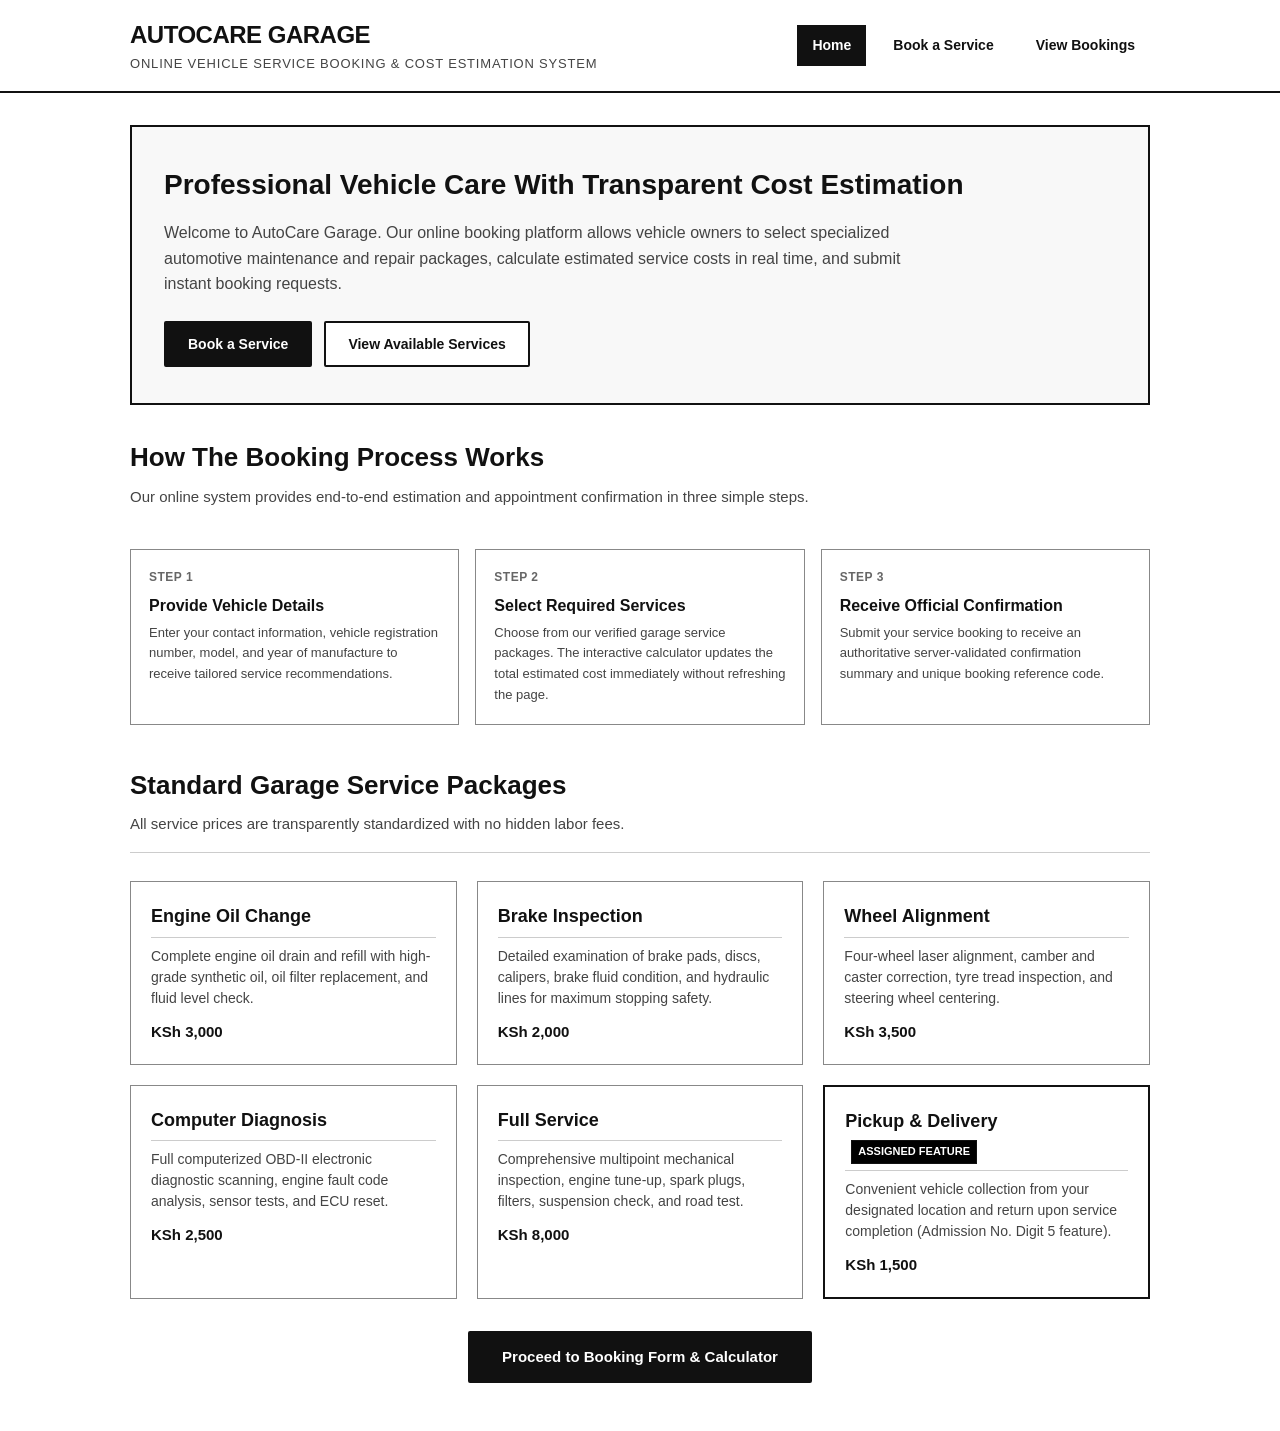
<file: index.html>
<!DOCTYPE html>
<html lang="en">
<head>
    <meta charset="UTF-8">
    <meta name="viewport" content="width=device-width, initial-scale=1.0">
    <meta name="description" content="AutoCare Garage - Online Vehicle Service Booking and Cost Estimation System. Academic project for Web Development II (CAT 1).">
    <title>AutoCare Garage - Vehicle Service Booking & Cost Estimation</title>
    <link rel="stylesheet" href="css/style.css">
</head>
<body>
    <a href="#main-content" class="skip-link">Skip to main content</a>

    <!-- Main Navigation Header -->
    <header class="site-header">
        <div class="container header-inner">
            <div class="brand-section">
                <h1><a href="index.html">AutoCare Garage</a></h1>
                <p class="tagline">Online Vehicle Service Booking &amp; Cost Estimation System</p>
            </div>
            <nav class="main-nav" aria-label="Main Navigation">
                <ul>
                    <li><a href="index.html" class="active">Home</a></li>
                    <li><a href="service.html">Book a Service</a></li>
                    <li><a href="bookings.php">View Bookings</a></li>
                </ul>
            </nav>
        </div>
    </header>

    <!-- Main Content -->
    <main id="main-content">
        <div class="container">
            <!-- Hero / Welcome Section -->
            <section class="hero-box" aria-labelledby="hero-heading">
                <h2 id="hero-heading">Professional Vehicle Care With Transparent Cost Estimation</h2>
                <p>
                    Welcome to AutoCare Garage. Our online booking platform allows vehicle owners to select specialized automotive maintenance and repair packages, calculate estimated service costs in real time, and submit instant booking requests.
                </p>
                <div class="cta-group">
                    <a href="service.html" class="btn btn-primary" id="btn-hero-book">Book a Service</a>
                    <a href="#services-overview" class="btn btn-secondary">View Available Services</a>
                </div>
            </section>

            <!-- How It Works Section -->
            <section class="page-intro" style="border:none; margin-bottom: 20px;">
                <h2>How The Booking Process Works</h2>
                <p>Our online system provides end-to-end estimation and appointment confirmation in three simple steps.</p>
            </section>

            <ol class="process-steps">
                <li>
                    <h4>Provide Vehicle Details</h4>
                    <p>Enter your contact information, vehicle registration number, model, and year of manufacture to receive tailored service recommendations.</p>
                </li>
                <li>
                    <h4>Select Required Services</h4>
                    <p>Choose from our verified garage service packages. The interactive calculator updates the total estimated cost immediately without refreshing the page.</p>
                </li>
                <li>
                    <h4>Receive Official Confirmation</h4>
                    <p>Submit your service booking to receive an authoritative server-validated confirmation summary and unique booking reference code.</p>
                </li>
            </ol>

            <!-- Services & Standard Rates Section -->
            <section id="services-overview" style="margin-top: 40px;" aria-labelledby="services-heading">
                <div class="page-intro">
                    <h2 id="services-heading">Standard Garage Service Packages</h2>
                    <p>All service prices are transparently standardized with no hidden labor fees.</p>
                </div>

                <div class="grid-3col">
                    <article class="card">
                        <h3>Engine Oil Change</h3>
                        <p>Complete engine oil drain and refill with high-grade synthetic oil, oil filter replacement, and fluid level check.</p>
                        <p class="price-tag">KSh 3,000</p>
                    </article>

                    <article class="card">
                        <h3>Brake Inspection</h3>
                        <p>Detailed examination of brake pads, discs, calipers, brake fluid condition, and hydraulic lines for maximum stopping safety.</p>
                        <p class="price-tag">KSh 2,000</p>
                    </article>

                    <article class="card">
                        <h3>Wheel Alignment</h3>
                        <p>Four-wheel laser alignment, camber and caster correction, tyre tread inspection, and steering wheel centering.</p>
                        <p class="price-tag">KSh 3,500</p>
                    </article>

                    <article class="card">
                        <h3>Computer Diagnosis</h3>
                        <p>Full computerized OBD-II electronic diagnostic scanning, engine fault code analysis, sensor tests, and ECU reset.</p>
                        <p class="price-tag">KSh 2,500</p>
                    </article>

                    <article class="card">
                        <h3>Full Service</h3>
                        <p>Comprehensive multipoint mechanical inspection, engine tune-up, spark plugs, filters, suspension check, and road test.</p>
                        <p class="price-tag">KSh 8,000</p>
                    </article>

                    <!-- Individualization Service for Digit 5: CT100/G/24825/24 -->
                    <article class="card" style="border: 2px solid var(--border-strong);">
                        <h3>Pickup &amp; Delivery <span class="badge-individual">Assigned Feature</span></h3>
                        <p>Convenient vehicle collection from your designated location and return upon service completion (Admission No. Digit 5 feature).</p>
                        <p class="price-tag">KSh 1,500</p>
                    </article>
                </div>

                <div style="margin-top: 32px; text-align: center;">
                    <a href="service.html" class="btn btn-primary" style="padding: 12px 32px; font-size: 15px;">Proceed to Booking Form &amp; Calculator</a>
                </div>
            </section>
        </div>
    </main>
</body>
</html>
</file>
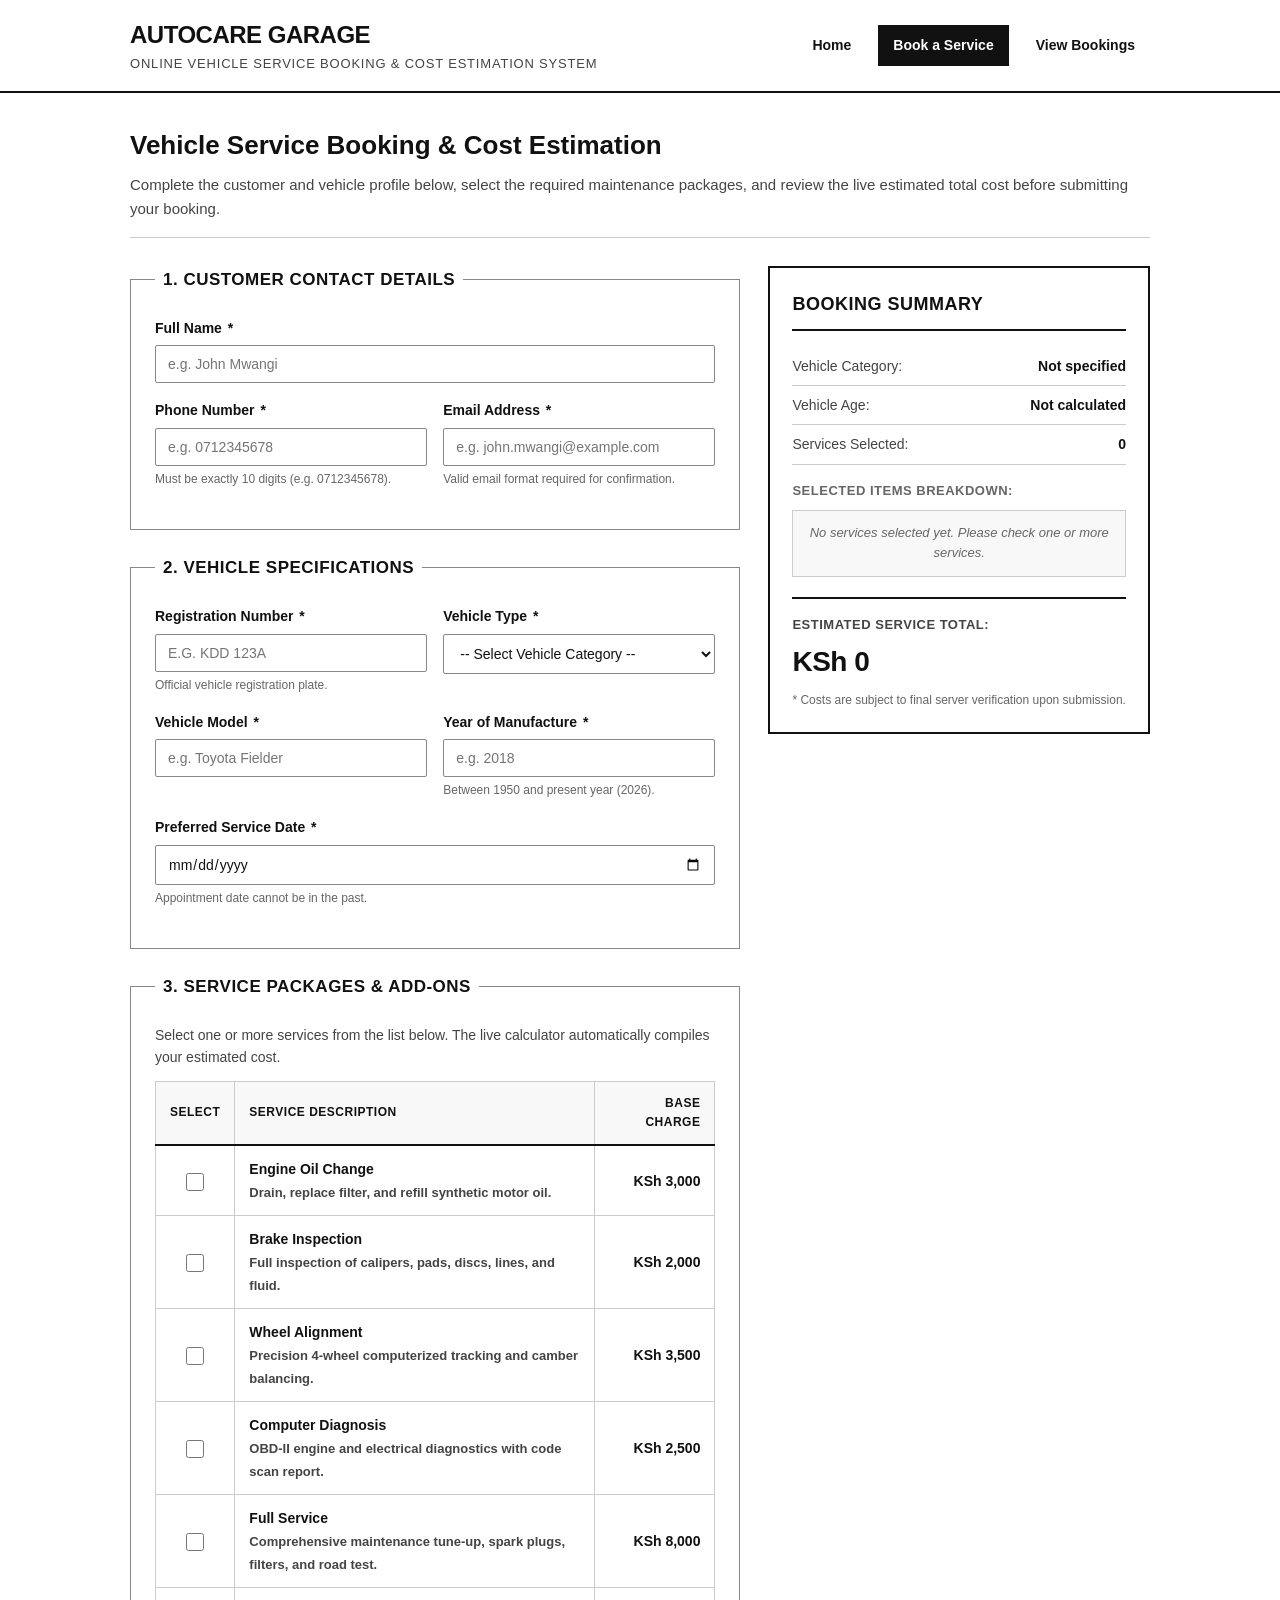
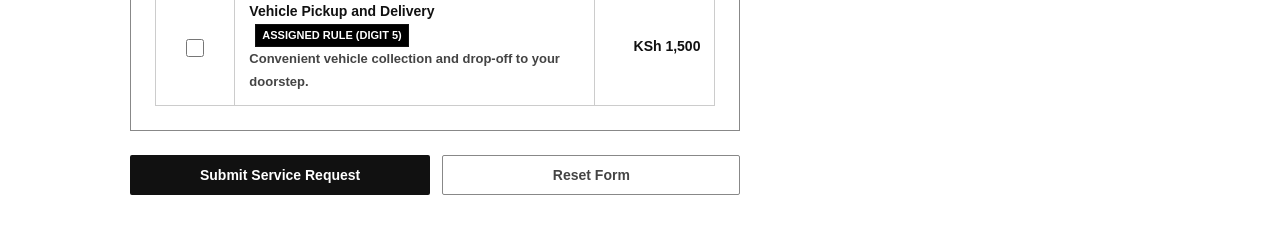
<file: service.html>
<!DOCTYPE html>
<html lang="en">
<head>
    <meta charset="UTF-8">
    <meta name="viewport" content="width=device-width, initial-scale=1.0">
    <meta name="description" content="AutoCare Garage Service Booking Form and Real-Time Cost Estimator. Select services and submit your vehicle booking.">
    <title>AutoCare Garage - Service Booking &amp; Cost Estimation</title>
    <link rel="stylesheet" href="css/style.css">
</head>
<body>
    <a href="#bookingForm" class="skip-link">Skip to booking form</a>

    <!-- Main Navigation Header -->
    <header class="site-header">
        <div class="container header-inner">
            <div class="brand-section">
                <h1><a href="index.html">AutoCare Garage</a></h1>
                <p class="tagline">Online Vehicle Service Booking &amp; Cost Estimation System</p>
            </div>
            <nav class="main-nav" aria-label="Main Navigation">
                <ul>
                    <li><a href="index.html">Home</a></li>
                    <li><a href="service.html" class="active">Book a Service</a></li>
                    <li><a href="bookings.php">View Bookings</a></li>
                </ul>
            </nav>
        </div>
    </header>

    <!-- Main Content -->
    <main>
        <div class="container">
            <div class="page-intro">
                <h2>Vehicle Service Booking &amp; Cost Estimation</h2>
                <p>Complete the customer and vehicle profile below, select the required maintenance packages, and review the live estimated total cost before submitting your booking.</p>
            </div>

            <!-- Client-Side Validation Summary Banner -->
            <div id="validationSummary" class="error-summary" role="alert" aria-live="assertive" tabindex="-1">
                <h3>Please Correct The Following Errors:</h3>
                <ul id="validationSummaryList"></ul>
            </div>

            <!-- Booking Form and Interactive Calculator Layout -->
            <div class="booking-layout">
                <!-- Main Form Column -->
                <form id="serviceForm" action="process_service.php" method="POST" novalidate>
                    <!-- Section 1: Customer Details -->
                    <fieldset class="form-section">
                        <legend>1. Customer Contact Details</legend>
                        
                        <div class="form-row">
                            <label for="customer_name">Full Name <span class="required-indicator">*</span></label>
                            <input type="text" id="customer_name" name="customer_name" placeholder="e.g. John Mwangi" required autocomplete="name">
                            <div id="error-customer_name" class="field-error" role="alert"></div>
                        </div>

                        <div class="form-row two-fields">
                            <div>
                                <label for="phone_number">Phone Number <span class="required-indicator">*</span></label>
                                <input type="tel" id="phone_number" name="phone_number" placeholder="e.g. 0712345678" maxlength="10" required autocomplete="tel">
                                <div class="field-help">Must be exactly 10 digits (e.g. 0712345678).</div>
                                <div id="error-phone_number" class="field-error" role="alert"></div>
                            </div>
                            <div>
                                <label for="email">Email Address <span class="required-indicator">*</span></label>
                                <input type="email" id="email" name="email" placeholder="e.g. john.mwangi@example.com" required autocomplete="email">
                                <div class="field-help">Valid email format required for confirmation.</div>
                                <div id="error-email" class="field-error" role="alert"></div>
                            </div>
                        </div>
                    </fieldset>

                    <!-- Section 2: Vehicle Details -->
                    <fieldset class="form-section">
                        <legend>2. Vehicle Specifications</legend>

                        <div class="form-row two-fields">
                            <div>
                                <label for="registration_number">Registration Number <span class="required-indicator">*</span></label>
                                <input type="text" id="registration_number" name="registration_number" placeholder="e.g. KDD 123A" style="text-transform: uppercase;" required>
                                <div class="field-help">Official vehicle registration plate.</div>
                                <div id="error-registration_number" class="field-error" role="alert"></div>
                            </div>
                            <div>
                                <label for="vehicle_type">Vehicle Type <span class="required-indicator">*</span></label>
                                <select id="vehicle_type" name="vehicle_type" required>
                                    <option value="">-- Select Vehicle Category --</option>
                                    <option value="Saloon Car">Saloon Car</option>
                                    <option value="SUV">SUV</option>
                                    <option value="Pickup">Pickup</option>
                                    <option value="Van">Van</option>
                                </select>
                                <div id="error-vehicle_type" class="field-error" role="alert"></div>
                            </div>
                        </div>

                        <!-- Dynamic Vehicle-Type Advisory Information -->
                        <div id="vehicleTypeInfo" class="info-box" style="display: none;" aria-live="polite">
                            <strong id="vehicleTypeTitle">Category Advisory</strong>
                            <span id="vehicleTypeDescription"></span>
                        </div>

                        <div class="form-row two-fields" style="margin-top: 16px;">
                            <div>
                                <label for="vehicle_model">Vehicle Model <span class="required-indicator">*</span></label>
                                <input type="text" id="vehicle_model" name="vehicle_model" placeholder="e.g. Toyota Fielder" required>
                                <div id="error-vehicle_model" class="field-error" role="alert"></div>
                            </div>
                            <div>
                                <label for="year_of_manufacture">Year of Manufacture <span class="required-indicator">*</span></label>
                                <input type="number" id="year_of_manufacture" name="year_of_manufacture" min="1950" max="2026" placeholder="e.g. 2018" required>
                                <div class="field-help">Between 1950 and present year (2026).</div>
                                <div id="error-year_of_manufacture" class="field-error" role="alert"></div>
                            </div>
                        </div>

                        <!-- Dynamic Vehicle Age Warning Section -->
                        <div id="vehicleAgeWarning" class="warning-box" aria-live="polite">
                            <strong>Vehicle Age Notice:</strong>
                            <span id="vehicleAgeMessage"></span>
                        </div>

                        <div class="form-row" style="margin-top: 16px;">
                            <label for="preferred_date">Preferred Service Date <span class="required-indicator">*</span></label>
                            <input type="date" id="preferred_date" name="preferred_date" required>
                            <div class="field-help">Appointment date cannot be in the past.</div>
                            <div id="error-preferred_date" class="field-error" role="alert"></div>
                        </div>
                    </fieldset>

                    <!-- Section 3: Service Selection -->
                    <fieldset class="form-section">
                        <legend>3. Service Packages &amp; Add-ons</legend>
                        <p style="font-size: 14px; color: var(--text-secondary); margin-bottom: 8px;">
                            Select one or more services from the list below. The live calculator automatically compiles your estimated cost.
                        </p>
                        <div id="error-services" class="field-error" role="alert" style="margin-bottom: 12px;"></div>

                        <table class="services-selection-table" aria-label="Available services list">
                            <thead>
                                <tr>
                                    <th class="col-checkbox">Select</th>
                                    <th>Service Description</th>
                                    <th class="col-price">Base Charge</th>
                                </tr>
                            </thead>
                            <tbody>
                                <tr>
                                    <td class="col-checkbox">
                                        <input type="checkbox" id="svc_oil_change" name="services[]" value="oil_change" data-name="Engine Oil Change" data-price="3000">
                                    </td>
                                    <td>
                                        <label for="svc_oil_change" style="margin: 0; cursor: pointer;">
                                            <strong>Engine Oil Change</strong><br>
                                            <span style="font-size: 13px; color: var(--text-secondary);">Drain, replace filter, and refill synthetic motor oil.</span>
                                        </label>
                                    </td>
                                    <td class="col-price">KSh 3,000</td>
                                </tr>
                                <tr>
                                    <td class="col-checkbox">
                                        <input type="checkbox" id="svc_brake_inspection" name="services[]" value="brake_inspection" data-name="Brake Inspection" data-price="2000">
                                    </td>
                                    <td>
                                        <label for="svc_brake_inspection" style="margin: 0; cursor: pointer;">
                                            <strong>Brake Inspection</strong><br>
                                            <span style="font-size: 13px; color: var(--text-secondary);">Full inspection of calipers, pads, discs, lines, and fluid.</span>
                                        </label>
                                    </td>
                                    <td class="col-price">KSh 2,000</td>
                                </tr>
                                <tr>
                                    <td class="col-checkbox">
                                        <input type="checkbox" id="svc_wheel_alignment" name="services[]" value="wheel_alignment" data-name="Wheel Alignment" data-price="3500">
                                    </td>
                                    <td>
                                        <label for="svc_wheel_alignment" style="margin: 0; cursor: pointer;">
                                            <strong>Wheel Alignment</strong><br>
                                            <span style="font-size: 13px; color: var(--text-secondary);">Precision 4-wheel computerized tracking and camber balancing.</span>
                                        </label>
                                    </td>
                                    <td class="col-price">KSh 3,500</td>
                                </tr>
                                <tr>
                                    <td class="col-checkbox">
                                        <input type="checkbox" id="svc_computer_diagnosis" name="services[]" value="computer_diagnosis" data-name="Computer Diagnosis" data-price="2500">
                                    </td>
                                    <td>
                                        <label for="svc_computer_diagnosis" style="margin: 0; cursor: pointer;">
                                            <strong>Computer Diagnosis</strong><br>
                                            <span style="font-size: 13px; color: var(--text-secondary);">OBD-II engine and electrical diagnostics with code scan report.</span>
                                        </label>
                                    </td>
                                    <td class="col-price">KSh 2,500</td>
                                </tr>
                                <tr>
                                    <td class="col-checkbox">
                                        <input type="checkbox" id="svc_full_service" name="services[]" value="full_service" data-name="Full Service" data-price="8000">
                                    </td>
                                    <td>
                                        <label for="svc_full_service" style="margin: 0; cursor: pointer;">
                                            <strong>Full Service</strong><br>
                                            <span style="font-size: 13px; color: var(--text-secondary);">Comprehensive maintenance tune-up, spark plugs, filters, and road test.</span>
                                        </label>
                                    </td>
                                    <td class="col-price">KSh 8,000</td>
                                </tr>

                                <!-- Admission Number Individualization Feature: Digit 5 (CT100/G/24825/24) -->
                                <tr>
                                    <td class="col-checkbox">
                                        <input type="checkbox" id="svc_pickup_delivery" name="services[]" value="pickup_delivery" data-name="Vehicle Pickup and Delivery" data-price="1500">
                                    </td>
                                    <td>
                                        <label for="svc_pickup_delivery" style="margin: 0; cursor: pointer;">
                                            <strong>Vehicle Pickup and Delivery</strong> 
                                            <span class="badge-individual">Assigned Rule (Digit 5)</span><br>
                                            <span style="font-size: 13px; color: var(--text-secondary);">Convenient vehicle collection and drop-off to your doorstep.</span>
                                        </label>
                                    </td>
                                    <td class="col-price">KSh 1,500</td>
                                </tr>
                            </tbody>
                        </table>
                    </fieldset>

                    <!-- Form Action Buttons -->
                    <div class="form-actions">
                        <button type="submit" id="btnSubmitBooking" class="btn btn-primary">Submit Service Request</button>
                        <button type="reset" id="btnResetForm" class="btn btn-reset">Reset Form</button>
                    </div>
                </form>

                <!-- Live Dynamic Cost Calculator Sidebar -->
                <aside class="calculator-panel" aria-label="Live Cost Estimation Panel">
                    <h3>Booking Summary</h3>
                    
                    <div class="summary-meta-item">
                        <span class="label">Vehicle Category:</span>
                        <span id="summaryVehicleType" class="value">Not specified</span>
                    </div>

                    <div class="summary-meta-item">
                        <span class="label">Vehicle Age:</span>
                        <span id="summaryVehicleAge" class="value">Not calculated</span>
                    </div>

                    <div class="summary-meta-item">
                        <span class="label">Services Selected:</span>
                        <span id="serviceCount" class="value">0</span>
                    </div>

                    <div class="selected-list-container">
                        <h4>Selected Items Breakdown:</h4>
                        <ul id="selectedServicesList" class="selected-services-list">
                            <li class="empty-notice">No services selected yet. Please check one or more services.</li>
                        </ul>
                    </div>

                    <div class="total-box">
                        <div class="total-label">Estimated Service Total:</div>
                        <div id="totalCostDisplay" class="total-amount">KSh 0</div>
                        <div class="field-help" style="margin-top: 6px;">
                            * Costs are subject to final server verification upon submission.
                        </div>
                    </div>
                </aside>
            </div>
        </div>
    </main>

    <!-- Client-side JavaScript -->
    <script src="js/script.js"></script>
</body>
</html>
</file>
<file: css/style.css>
/*
 * AutoCare Garage: Online Vehicle Service Booking and Cost Estimation System
 * Web Development II (CAT 1)
 * Theme: Academic Black & White Design
 */

:root {
    --bg-page: #ffffff;
    --bg-subtle: #f8f8f8;
    --bg-card: #fdfdfd;
    --text-primary: #111111;
    --text-secondary: #444444;
    --text-muted: #666666;
    --border-strong: #111111;
    --border-medium: #888888;
    --border-light: #cccccc;
    --font-stack: -apple-system, BlinkMacSystemFont, "Segoe UI", Roboto, "Helvetica Neue", Arial, sans-serif;
    --spacing-unit: 8px;
    --radius-sharp: 2px;
}

/* Reset & Box Sizing */
*, *::before, *::after {
    box-sizing: border-box;
    margin: 0;
    padding: 0;
}

body {
    background-color: var(--bg-page);
    color: var(--text-primary);
    font-family: var(--font-stack);
    font-size: 16px;
    line-height: 1.6;
    min-height: 100vh;
    display: flex;
    flex-direction: column;
}

/* Skip link for accessibility */
.skip-link {
    position: absolute;
    top: -40px;
    left: 10px;
    background: #000000;
    color: #ffffff;
    padding: 8px 12px;
    text-decoration: none;
    z-index: 100;
    font-size: 14px;
}

.skip-link:focus {
    top: 10px;
}

/* Focus outline for keyboard navigation */
a:focus, button:focus, input:focus, select:focus, textarea:focus {
    outline: 2px solid var(--border-strong);
    outline-offset: 2px;
}

/* Container */
.container {
    width: 100%;
    max-width: 1060px;
    margin: 0 auto;
    padding: 0 20px;
}

/* Header & Navigation */
header.site-header {
    background-color: #ffffff;
    border-bottom: 2px solid var(--border-strong);
    padding: 16px 0;
}

.header-inner {
    display: flex;
    justify-content: space-between;
    align-items: center;
    flex-wrap: wrap;
    gap: 16px;
}

.brand-section h1 {
    font-size: 24px;
    font-weight: 700;
    letter-spacing: -0.5px;
    text-transform: uppercase;
}

.brand-section h1 a {
    color: var(--text-primary);
    text-decoration: none;
}

.brand-section .tagline {
    font-size: 13px;
    color: var(--text-secondary);
    text-transform: uppercase;
    letter-spacing: 0.8px;
}

nav.main-nav ul {
    list-style: none;
    display: flex;
    gap: 12px;
    align-items: center;
}

nav.main-nav a {
    display: inline-block;
    padding: 8px 14px;
    color: var(--text-primary);
    text-decoration: none;
    font-weight: 600;
    font-size: 14px;
    border: 1px solid transparent;
}

nav.main-nav a:hover {
    border: 1px solid var(--border-strong);
}

nav.main-nav a.active {
    background-color: var(--text-primary);
    color: #ffffff;
    border: 1px solid var(--border-strong);
}

/* Main Content Area */
main {
    flex: 1;
    padding: 32px 0 48px;
}

/* Page Intro & Headings */
.page-intro {
    margin-bottom: 28px;
    border-bottom: 1px solid var(--border-light);
    padding-bottom: 16px;
}

.page-intro h2 {
    font-size: 26px;
    font-weight: 700;
    margin-bottom: 6px;
    color: var(--text-primary);
}

.page-intro p {
    color: var(--text-secondary);
    font-size: 15px;
}

/* Hero Section (Homepage) */
.hero-box {
    border: 2px solid var(--border-strong);
    background-color: var(--bg-subtle);
    padding: 36px 32px;
    margin-bottom: 32px;
}

.hero-box h2 {
    font-size: 28px;
    margin-bottom: 12px;
    font-weight: 700;
}

.hero-box p {
    font-size: 16px;
    color: var(--text-secondary);
    max-width: 780px;
    margin-bottom: 24px;
}

.cta-group {
    display: flex;
    gap: 12px;
    flex-wrap: wrap;
}

/* Buttons */
.btn {
    display: inline-block;
    padding: 10px 22px;
    font-size: 14px;
    font-weight: 600;
    text-decoration: none;
    cursor: pointer;
    border-radius: var(--radius-sharp);
    transition: background-color 0.15s ease, color 0.15s ease;
    text-align: center;
    font-family: inherit;
}

.btn-primary {
    background-color: var(--text-primary);
    color: #ffffff;
    border: 2px solid var(--text-primary);
}

.btn-primary:hover {
    background-color: #333333;
    border-color: #333333;
}

.btn-secondary {
    background-color: #ffffff;
    color: var(--text-primary);
    border: 2px solid var(--border-strong);
}

.btn-secondary:hover {
    background-color: #eeeeee;
}

.btn-reset {
    background-color: #ffffff;
    color: var(--text-secondary);
    border: 1px solid var(--border-medium);
}

.btn-reset:hover {
    background-color: #f0f0f0;
    color: var(--text-primary);
}

/* Grid Layouts */
.grid-2col {
    display: grid;
    grid-template-columns: repeat(2, 1fr);
    gap: 20px;
}

.grid-3col {
    display: grid;
    grid-template-columns: repeat(3, 1fr);
    gap: 20px;
}

/* Feature & Service Cards */
.card {
    border: 1px solid var(--border-medium);
    padding: 20px;
    background-color: #ffffff;
}

.card h3 {
    font-size: 18px;
    margin-bottom: 8px;
    font-weight: 700;
    border-bottom: 1px solid var(--border-light);
    padding-bottom: 6px;
}

.card p {
    font-size: 14px;
    color: var(--text-secondary);
    line-height: 1.5;
}

.card .price-tag {
    margin-top: 12px;
    font-weight: 700;
    font-size: 15px;
    color: var(--text-primary);
}

/* Steps list */
.process-steps {
    list-style: none;
    counter-reset: step-counter;
    display: grid;
    grid-template-columns: repeat(auto-fit, minmax(220px, 1fr));
    gap: 16px;
    margin: 24px 0;
}

.process-steps li {
    counter-increment: step-counter;
    border: 1px solid var(--border-medium);
    padding: 18px;
    position: relative;
    background: #ffffff;
}

.process-steps li::before {
    content: "Step " counter(step-counter);
    display: block;
    font-size: 12px;
    font-weight: 700;
    text-transform: uppercase;
    letter-spacing: 0.5px;
    color: var(--text-muted);
    margin-bottom: 6px;
}

.process-steps li h4 {
    font-size: 16px;
    margin-bottom: 4px;
}

.process-steps li p {
    font-size: 13px;
    color: var(--text-secondary);
}

/* Booking Layout: Form & Sticky Summary */
.booking-layout {
    display: grid;
    grid-template-columns: 1.6fr 1fr;
    gap: 28px;
    align-items: start;
}

/* Form Styles */
.form-section {
    border: 1px solid var(--border-medium);
    padding: 24px;
    margin-bottom: 24px;
    background-color: #ffffff;
}

.form-section legend {
    font-size: 17px;
    font-weight: 700;
    padding: 0 8px;
    text-transform: uppercase;
    letter-spacing: 0.5px;
}

.form-row {
    margin-bottom: 16px;
}

.form-row.two-fields {
    display: grid;
    grid-template-columns: 1fr 1fr;
    gap: 16px;
}

label {
    display: block;
    font-size: 14px;
    font-weight: 600;
    margin-bottom: 6px;
    color: var(--text-primary);
}

label .required-indicator {
    font-weight: bold;
    margin-left: 2px;
}

input[type="text"],
input[type="email"],
input[type="tel"],
input[type="number"],
input[type="date"],
select,
textarea {
    width: 100%;
    padding: 10px 12px;
    font-size: 14px;
    border: 1px solid var(--border-medium);
    border-radius: var(--radius-sharp);
    background-color: #ffffff;
    color: var(--text-primary);
    font-family: inherit;
}

input:hover, select:hover, textarea:hover {
    border-color: var(--border-strong);
}

.field-help {
    font-size: 12px;
    color: var(--text-muted);
    margin-top: 4px;
}

.field-error {
    font-size: 13px;
    font-weight: 600;
    color: #000000;
    margin-top: 4px;
    display: none;
    padding: 4px 8px;
    border-left: 3px solid #000000;
    background-color: var(--bg-subtle);
}

.field-error.visible {
    display: block;
}

input.input-invalid, select.input-invalid {
    border: 2px solid #000000;
    background-color: #fdfdfd;
}

/* Notice / Info Boxes */
.info-box {
    border: 1px solid var(--border-strong);
    background-color: var(--bg-subtle);
    padding: 14px 16px;
    margin-top: 12px;
    font-size: 13px;
}

.info-box strong {
    display: block;
    margin-bottom: 2px;
    text-transform: uppercase;
    font-size: 12px;
    letter-spacing: 0.5px;
}

.warning-box {
    border: 2px solid #000000;
    background-color: #f2f2f2;
    padding: 12px 14px;
    margin-top: 12px;
    font-size: 13px;
    display: none;
}

.warning-box.visible {
    display: block;
}

/* Services Table / Selection Box */
.services-selection-table {
    width: 100%;
    border-collapse: collapse;
    margin-top: 12px;
}

.services-selection-table th,
.services-selection-table td {
    padding: 12px 14px;
    border: 1px solid var(--border-light);
    font-size: 14px;
    text-align: left;
}

.services-selection-table th {
    background-color: var(--bg-subtle);
    font-weight: 700;
    text-transform: uppercase;
    font-size: 12px;
    letter-spacing: 0.5px;
    border-bottom: 2px solid var(--border-strong);
}

.services-selection-table tr:hover {
    background-color: #fafafa;
}

.services-selection-table .col-checkbox {
    width: 40px;
    text-align: center;
}

.services-selection-table .col-price {
    text-align: right;
    width: 120px;
    font-weight: 600;
}

.services-selection-table input[type="checkbox"] {
    width: 18px;
    height: 18px;
    cursor: pointer;
    vertical-align: middle;
}

.badge-individual {
    display: inline-block;
    font-size: 11px;
    font-weight: 700;
    text-transform: uppercase;
    border: 1px solid var(--border-strong);
    padding: 2px 6px;
    margin-left: 6px;
    background: #000000;
    color: #ffffff;
}

/* Live Summary Sidebar */
.calculator-panel {
    border: 2px solid var(--border-strong);
    background-color: #ffffff;
    padding: 22px;
    position: sticky;
    top: 20px;
}

.calculator-panel h3 {
    font-size: 18px;
    font-weight: 700;
    text-transform: uppercase;
    letter-spacing: 0.5px;
    border-bottom: 2px solid var(--border-strong);
    padding-bottom: 10px;
    margin-bottom: 16px;
}

.summary-meta-item {
    display: flex;
    justify-content: space-between;
    padding: 8px 0;
    border-bottom: 1px solid var(--border-light);
    font-size: 14px;
}

.summary-meta-item .label {
    color: var(--text-secondary);
}

.summary-meta-item .value {
    font-weight: 700;
}

.selected-list-container {
    margin: 16px 0;
}

.selected-list-container h4 {
    font-size: 13px;
    text-transform: uppercase;
    letter-spacing: 0.5px;
    margin-bottom: 8px;
    color: var(--text-muted);
}

.selected-services-list {
    list-style: none;
    border: 1px solid var(--border-light);
    background: var(--bg-subtle);
    max-height: 220px;
    overflow-y: auto;
}

.selected-services-list li {
    padding: 8px 12px;
    font-size: 13px;
    display: flex;
    justify-content: space-between;
    border-bottom: 1px solid var(--border-light);
}

.selected-services-list li:last-child {
    border-bottom: none;
}

.selected-services-list .empty-notice {
    color: var(--text-muted);
    font-style: italic;
    padding: 12px;
    text-align: center;
}

.total-box {
    margin-top: 20px;
    border-top: 2px solid var(--border-strong);
    padding-top: 16px;
}

.total-box .total-label {
    font-size: 13px;
    text-transform: uppercase;
    font-weight: 700;
    letter-spacing: 0.5px;
    color: var(--text-secondary);
}

.total-box .total-amount {
    font-size: 28px;
    font-weight: 800;
    color: var(--text-primary);
    margin-top: 4px;
    letter-spacing: -0.5px;
}

.form-actions {
    margin-top: 24px;
    display: flex;
    gap: 12px;
}

.form-actions .btn {
    flex: 1;
}

/* Error Banner Summary */
.error-summary {
    border: 2px solid #000000;
    background-color: var(--bg-subtle);
    padding: 16px 20px;
    margin-bottom: 24px;
    display: none;
}

.error-summary.visible {
    display: block;
}

.error-summary h3 {
    font-size: 16px;
    font-weight: 700;
    text-transform: uppercase;
    margin-bottom: 8px;
}

.error-summary ul {
    margin-left: 20px;
    font-size: 14px;
    color: var(--text-primary);
}

.error-summary li {
    margin-bottom: 4px;
}

/* Confirmation Page Styles */
.confirmation-card {
    border: 2px solid var(--border-strong);
    padding: 32px;
    background-color: #ffffff;
    margin-bottom: 28px;
}

.confirmation-card .ref-banner {
    display: flex;
    justify-content: space-between;
    align-items: center;
    border-bottom: 2px solid var(--border-strong);
    padding-bottom: 16px;
    margin-bottom: 24px;
    flex-wrap: wrap;
    gap: 12px;
}

.ref-banner h3 {
    font-size: 22px;
    font-weight: 800;
    text-transform: uppercase;
}

.ref-banner .badge-ref {
    font-family: monospace;
    font-size: 15px;
    font-weight: 700;
    border: 1px solid var(--border-strong);
    padding: 6px 12px;
    background-color: var(--bg-subtle);
}

.invoice-table {
    width: 100%;
    border-collapse: collapse;
    margin: 20px 0;
}

.invoice-table th,
.invoice-table td {
    border: 1px solid var(--border-medium);
    padding: 10px 14px;
    font-size: 14px;
}

.invoice-table th {
    background-color: var(--bg-subtle);
    text-transform: uppercase;
    font-size: 12px;
    font-weight: 700;
}

.invoice-table tfoot td {
    font-weight: 700;
    font-size: 16px;
    background-color: var(--bg-subtle);
}

.details-grid {
    display: grid;
    grid-template-columns: repeat(2, 1fr);
    gap: 20px;
    margin-bottom: 24px;
}

.details-column {
    border: 1px solid var(--border-light);
    padding: 16px;
    background-color: var(--bg-subtle);
}

.details-column h4 {
    font-size: 14px;
    font-weight: 700;
    text-transform: uppercase;
    letter-spacing: 0.5px;
    border-bottom: 1px solid var(--border-medium);
    padding-bottom: 6px;
    margin-bottom: 12px;
}

.details-list {
    list-style: none;
    font-size: 14px;
}

.details-list li {
    margin-bottom: 8px;
    display: flex;
}

.details-list .field-name {
    width: 150px;
    font-weight: 600;
    color: var(--text-secondary);
}

.details-list .field-val {
    flex: 1;
    font-weight: 700;
    color: var(--text-primary);
}

/* Footer */
footer.site-footer {
    border-top: 2px solid var(--border-strong);
    background-color: #ffffff;
    padding: 24px 0;
    margin-top: auto;
    font-size: 13px;
    color: var(--text-secondary);
}

.footer-inner {
    display: flex;
    justify-content: space-between;
    align-items: center;
    flex-wrap: wrap;
    gap: 12px;
}

.footer-meta {
    text-align: right;
}

/* Responsive Breakpoints */
@media (max-width: 860px) {
    .booking-layout {
        grid-template-columns: 1fr;
    }

    .calculator-panel {
        position: static;
        order: -1;
    }

    .grid-2col, .grid-3col, .details-grid {
        grid-template-columns: 1fr;
    }

    .form-row.two-fields {
        grid-template-columns: 1fr;
    }

    .footer-inner {
        flex-direction: column;
        text-align: center;
    }

    .footer-meta {
        text-align: center;
    }
}

@media (max-width: 520px) {
    .header-inner {
        flex-direction: column;
        align-items: flex-start;
    }

    .form-actions {
        flex-direction: column;
    }

    .ref-banner {
        flex-direction: column;
        align-items: flex-start;
    }
}
</file>
